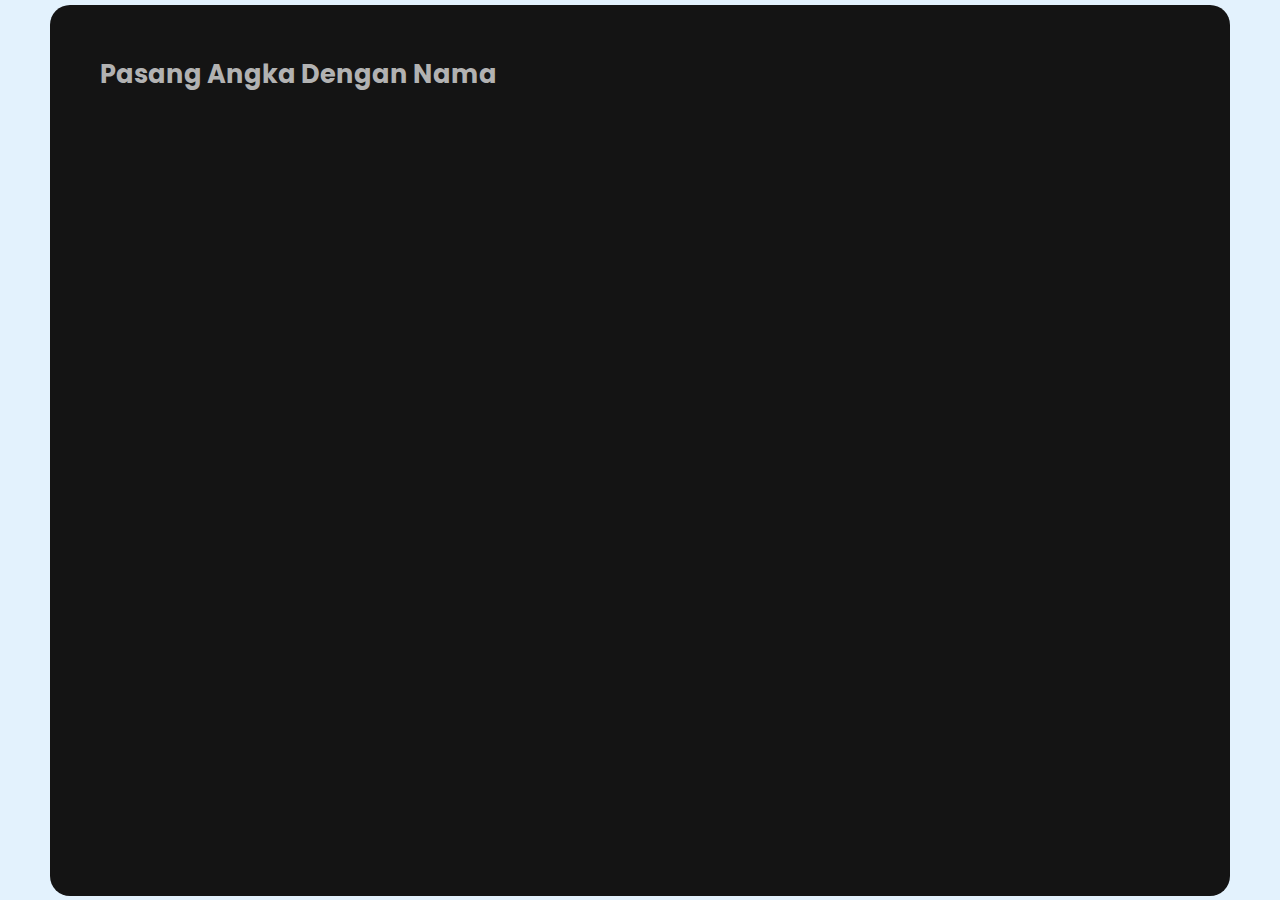
<file: Games/Pasang Angka/index.html>
<!DOCTYPE html>
<html lang="en" dir="ltr">

<head>
  <meta charset="utf-8">
  <title>Pasabg Angka</title>
  <link rel="stylesheet" href="style.css">
  <meta name="viewport" content="width=device-width, initial-scale=1.0">
  <link rel="shortcut icon" href="../../Images/Stuff/kokTahu.png" type="image/x-icon">
</head>

<body>

    <div class="wrapper">
      <header>
        <h2>Pasang Angka Dengan Nama</h2>
      </header>
      <br>
          <iframe style="max-width:100%" src="https://wordwall.net/embed/227f9d78eb5f453d99fc6472634be449?themeId=54&templateId=3&fontStackId=0" width="1080" height="720" frameborder="0" allowfullscreen></iframe>  
    </div>
  </body>
</html>
</file>
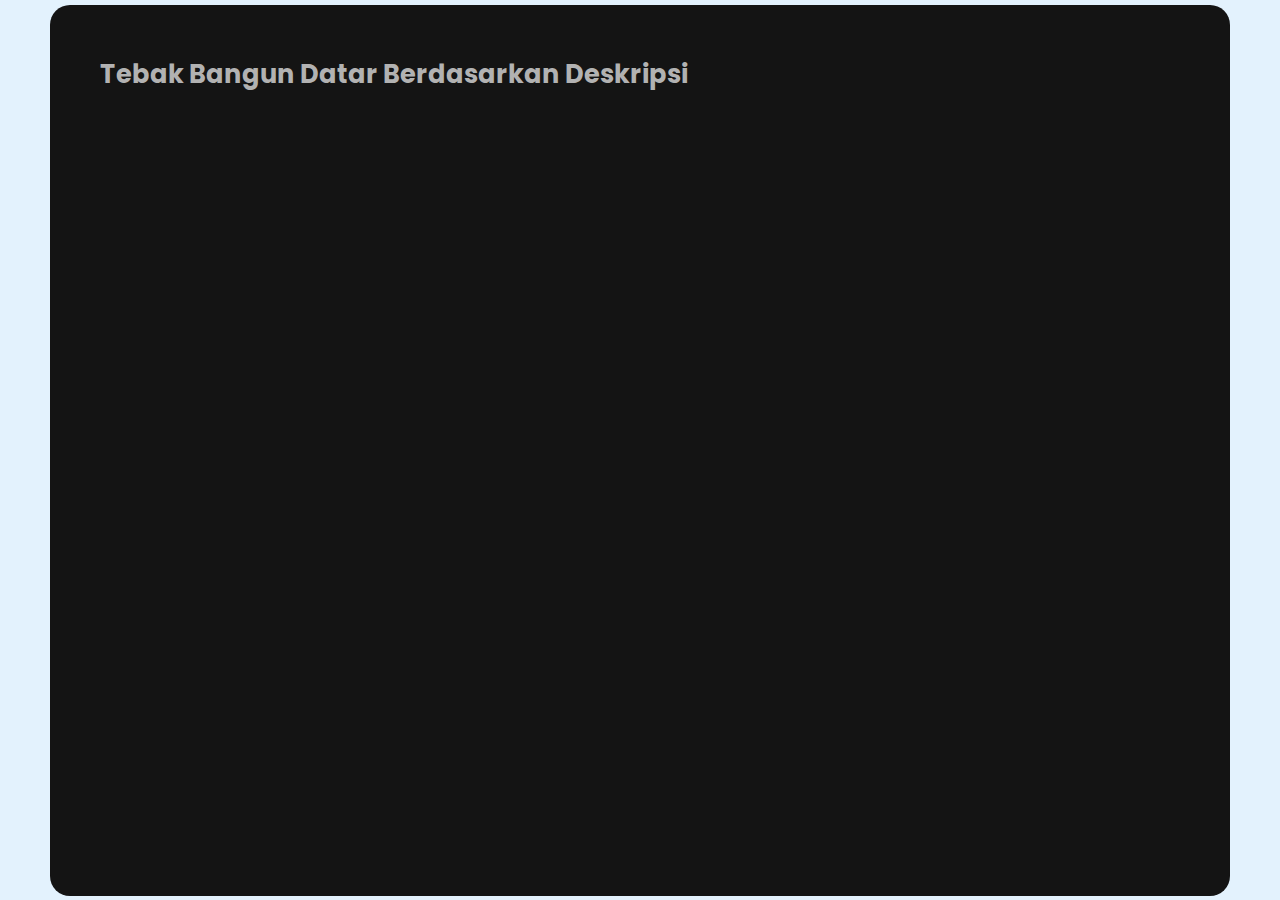
<file: Games/Tebak Bangun datar/index.html>
<!DOCTYPE html>
<html lang="en" dir="ltr">

<head>
  <meta charset="utf-8">
  <title>Bangun Datar</title>
  <link rel="stylesheet" href="style.css">
  <meta name="viewport" content="width=device-width, initial-scale=1.0">
  <link rel="shortcut icon" href="../../Images/Stuff/kokTahu.png" type="image/x-icon">
</head>

<body>

    <div class="wrapper">
      <header>
        <h2>Tebak Bangun Datar Berdasarkan Deskripsi</h2>
      </header>
      <br>
      <iframe style="max-width:100%" src="https://wordwall.net/embed/ade9d3ecb35f4b09b663a724d19e3a45?themeId=21&templateId=30&fontStackId=0" width="1080" height="720" frameborder="0" allowfullscreen></iframe>
    </div>
  </body>
</html>
</file>
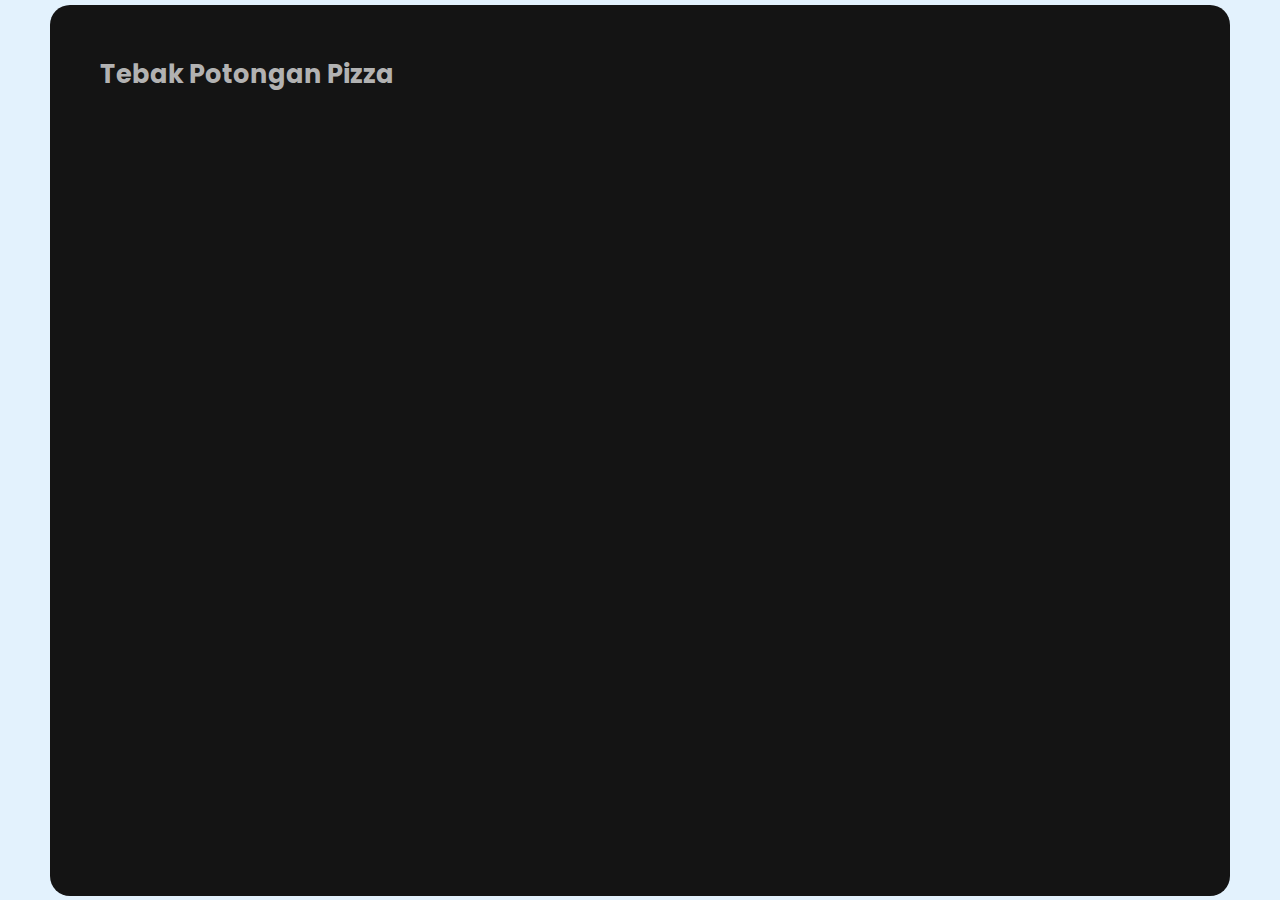
<file: Games/Tebak Potongan Pizza/index.html>
<!DOCTYPE html>
<html lang="en" dir="ltr">

<head>
  <meta charset="utf-8">
  <title>Potongan Pizza</title>
  <link rel="stylesheet" href="style.css">
  <meta name="viewport" content="width=device-width, initial-scale=1.0">
  <link rel="shortcut icon" href="../../Images/Stuff/kokTahu.png" type="image/x-icon">
</head>

<body>

    <div class="wrapper">
      <header>
        <h2>Tebak Potongan Pizza</h2>
      </header>
      <br>
      <iframe style="max-width:100%" src="https://wordwall.net/embed/bdbaf1c1f360449b8babbabc8d750ca7?themeId=6&templateId=69&fontStackId=0" width="1080" height="720" frameborder="0" allowfullscreen></iframe>  
    </div>
  </body>
</html>
</file>
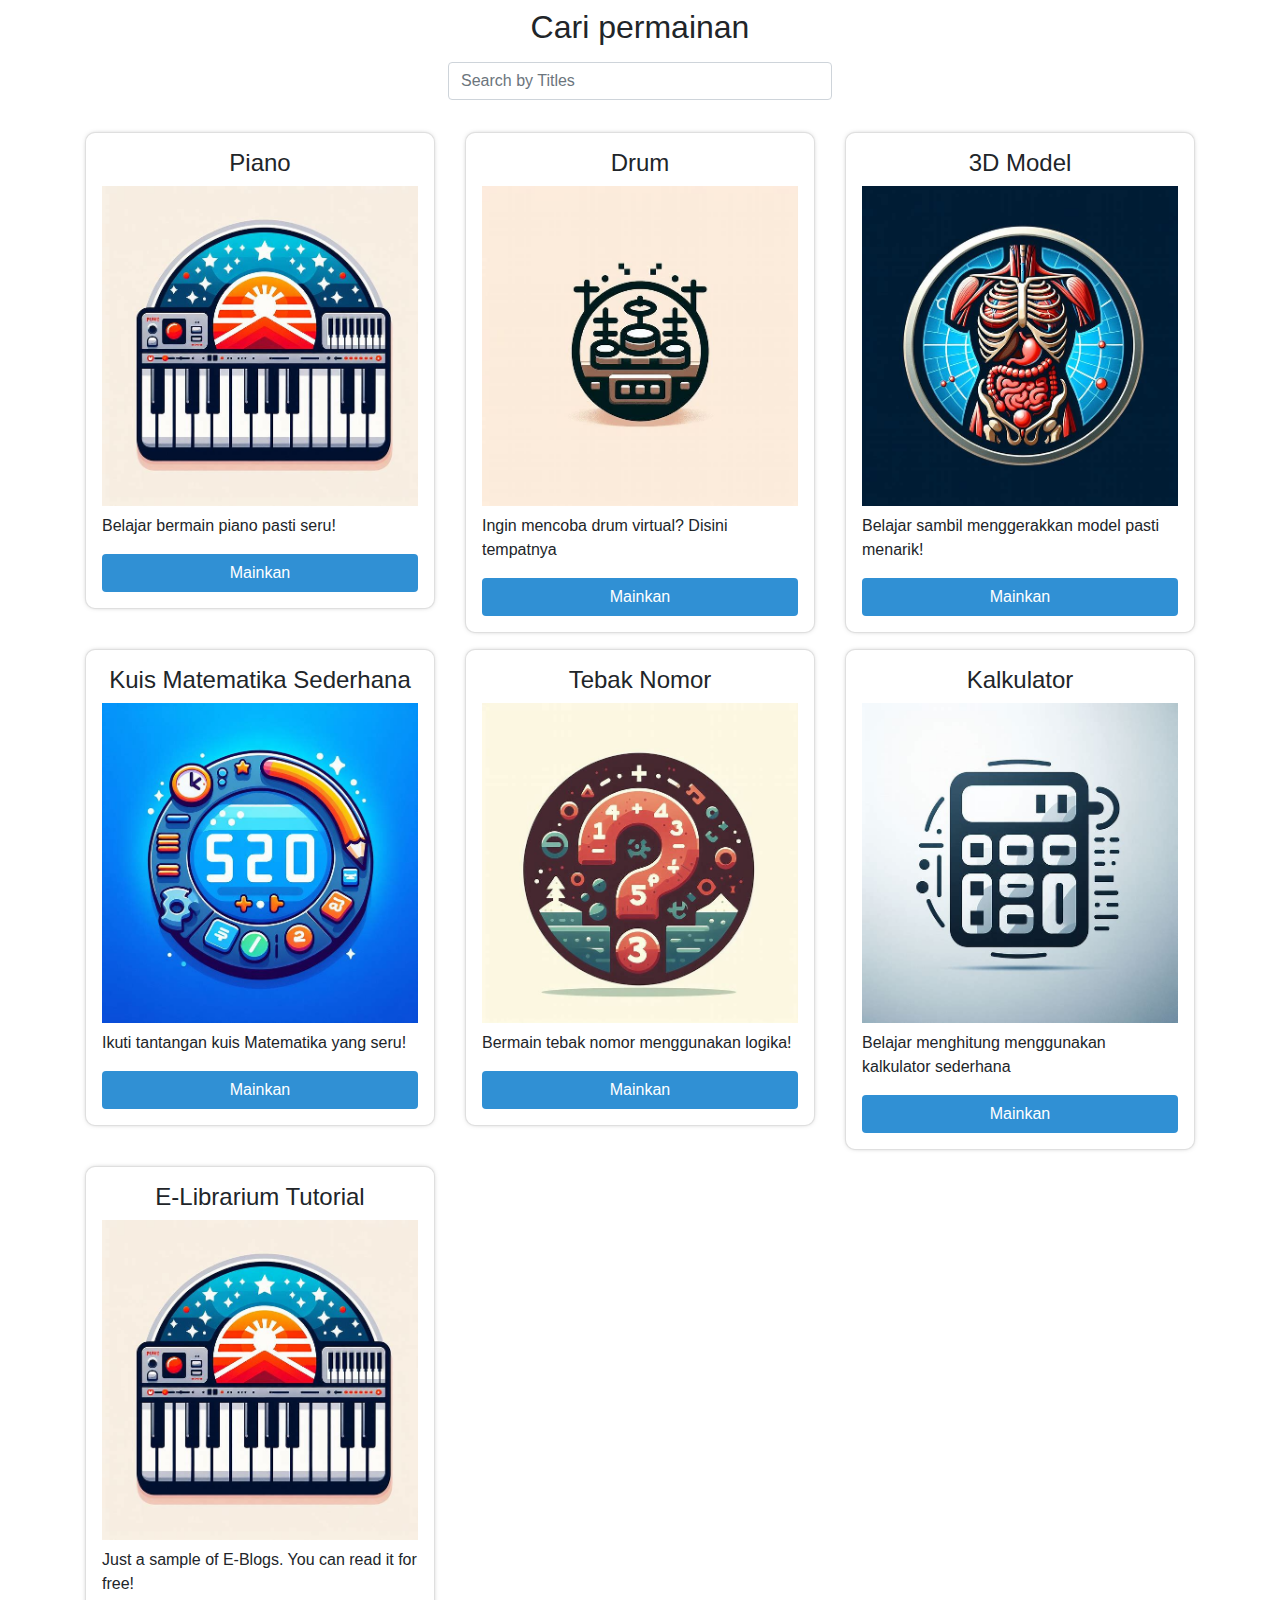
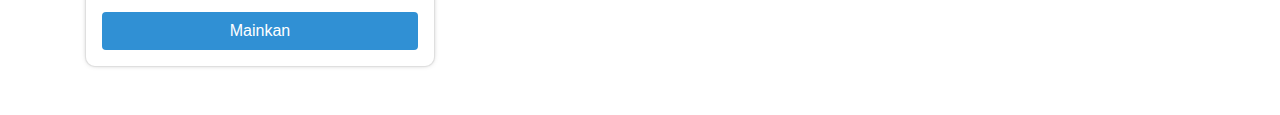
<file: Games/games.html>
<!DOCTYPE html>
<html lang="en">
<head>
    <meta charset="UTF-8">
    <meta http-equiv="X-UA-Compatible" content="IE=edge">
    <meta name="viewport" content="width=device-width, initial-scale=1.0">
    <link rel="shortcut icon" href="../Images/Stuff/kokTahu.png" type="image/x-icon">
    <link rel="stylesheet" href="https://maxcdn.bootstrapcdn.com/bootstrap/4.5.2/css/bootstrap.min.css">
    <link rel="stylesheet" href="style.css">
    <title>Games Collection</title>

</head>

<body>

    <h2 class="text-center mt-2">Cari permainan</h2>

    <input type="text" class="form-control mt-3 mx-auto" id="myinput" placeholder="Search by Titles" style="width:30%;">

    <div class="container mb-5">
        <h3 class="text-danger mt-5 text-center" id="para" style="display: none;">Permainan tidak ketemu!</h3>
        
        <div class="row mt-3" id="card">

        </div>

    </div>

    <script src="script.js"></script>
    
</body>
</html>
</file>
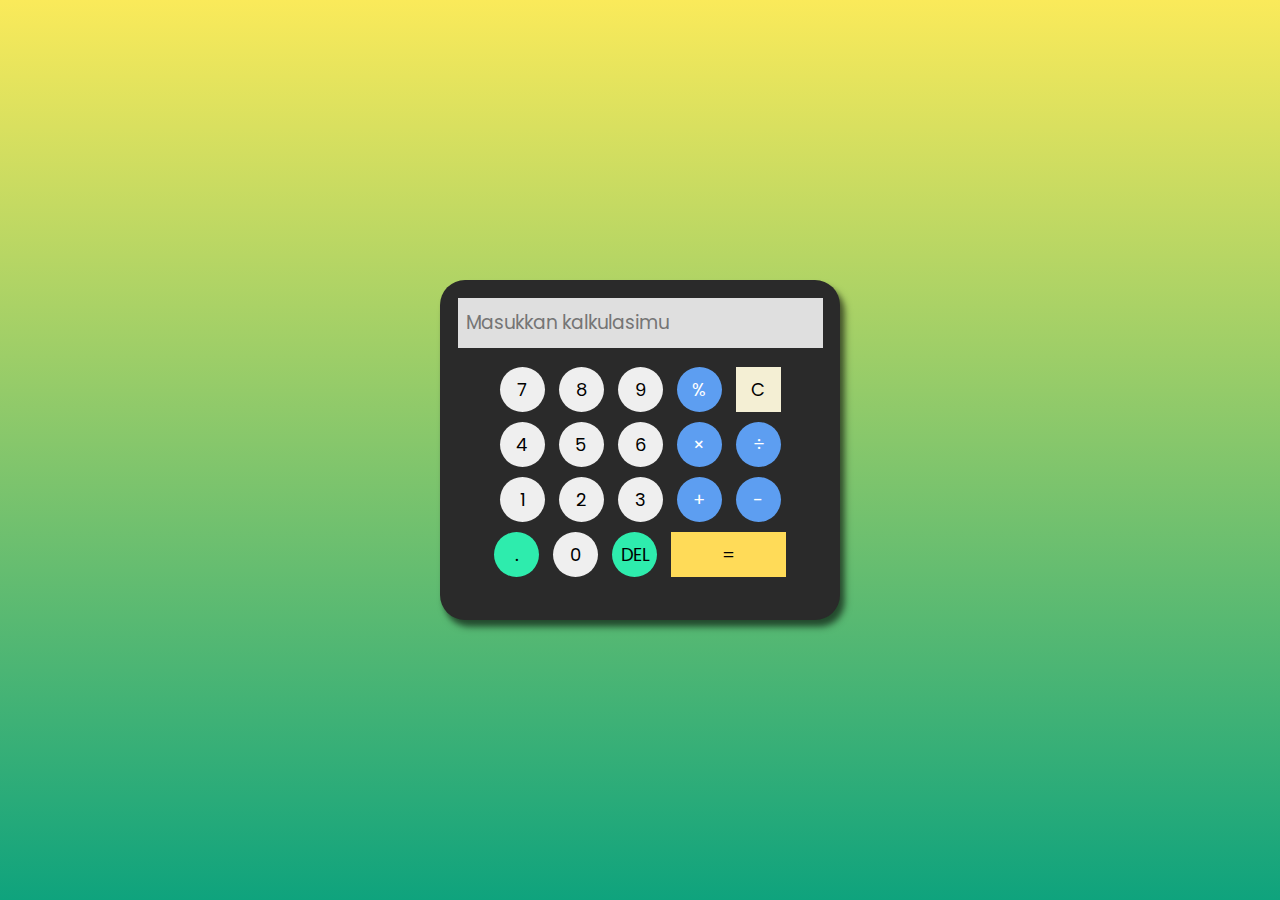
<file: Games/Simple Calculator/SC.html>
<!DOCTYPE html>
<html lang="en">
<head>
    <meta charset="UTF-8">
    <meta http-equiv="X-UA-Compatible" content="IE=edge">
    <meta name="viewport" content="width=device-width, initial-scale=1.0">
    <link rel="shortcut icon" href="../../Images/Stuff/kokTahu.png" type="image/x-icon">
    <script src="https://code.jquery.com/jquery-3.1.1.js"></script>
    <link rel="stylesheet" href="SC.css">
    <script src="SC.js"></script>
    <title>Simple Calculator</title>
</head>
<body>
    <div class="container">
        
        <input type="text" class="board" id="result" placeholder="Masukkan kalkulasimu"/>
        
        <div id="pad">
        
        <div class="set">
        
            <button onclick="display('7')" value="7" class="button" id="normal">7</button>
            <button onclick="display('8')" value="8" class="button" id="normal">8</button>
            <button onclick="display('9')" value="9" class="button" id="normal">9</button>
            <button onclick="display('%')" value="%" class="button" id="operator">%</button>
            <button onclick="clr()" class="button" id="clear">C</button>
        </div>
        
        <div class="set">
            <button onclick="display('4')" value="4" class="button" id="normal">4</button>
            <button onclick="display('5')" value="5" class="button" id="normal">5</button>
            <button onclick="display('6')" value="6" class="button" id="normal">6</button>
            <button onclick="display('*')" value="*" class="button" id="operator">×</button>
            <button onclick="display('/')" value="/" class="button" id="operator">÷</button>
        </div>
        
        <div class="set">
            <button onclick="display('1')" value="1" class="button" id="normal">1</button>
            <button onclick="display('2')" value="2" class="button" id="normal">2</button>
            <button onclick="display('3')" value="3" class="button" id="normal">3</button>
            <button onclick="display('+')" value="+" class="button" id="operator">+</button>
            <button onclick="display('-')" value="-" class="button" id="operator">-</button>
        </div>
        
        <div class="set">
            <button onclick="display('.')" value="." class="button" id="other">.</button>
            <button onclick="display('0')" value="0" class="button" id="normal">0</button>
            <button onclick="del()" id="other" class="button">DEL</button>
            <button id="equal" onclick="solver()" class="button">=</button>
        </div>
        
            </div>
        </div>
</body>
</html>
</file>
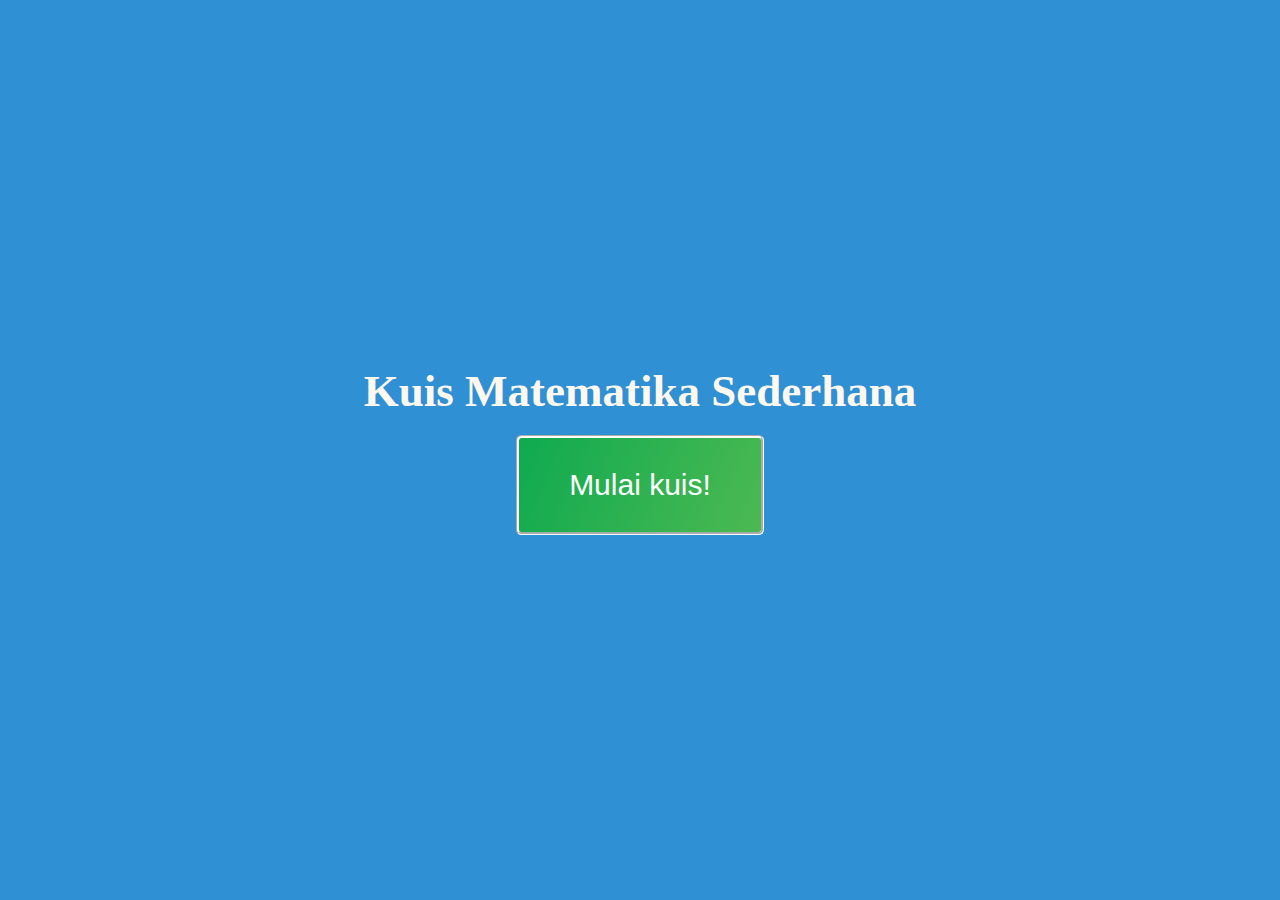
<file: Games/Simple Quiz/SQ.html>
<!DOCTYPE html>
<html lang="en">
<head>
    <meta charset="UTF-8">
    <meta http-equiv="X-UA-Compatible" content="IE=edge">
    <meta name="viewport" content="width=device-width, initial-scale=1.0">
    <title>Simple Math Quiz</title>
    <link rel="shortcut icon" href="../../Images/Stuff/kokTahu.png" type="image/x-icon">
    <link rel="stylesheet" href="SQ.css">
    <script src="SQ.js"></script>
</head>
<body>

    <div id="beginning">

        <h1 id="titleText">Kuis Matematika Sederhana</h1>

        <br>

        <button id="start" onclick="startGame()">
            Mulai kuis!
        </button>

    </div>
    
    <div id="container">
    
        <div class="board">
            <p id="timer">Timer: 30s</p>
            <p id="score">Score: 0</p>
        </div>
        
        <div class="question">
            <div class="num">
                <input id="number1" type="number" disabled>
                </input>
            </div>
            
            <div class="symbol">
                <span id="operators">+</span>
            </div>
            
            <div class="num">
                <input id="number2" type="number" disabled>
                </input>
            </div>
        </div>
        
        <div class="answerbox">     
            <form disabled>
                <input class="answerinputbox" type="text" id="answer" placeholder="Your Answer">
                </input>
            </form>
        </div>
        
        <div class="numpad">
            <table>
                <tr>
                    <td><button class="btn" onclick="display('1')" value="1">1</button></td>
                    <td><button class="btn" onclick="display('2')" value="2">2</button></td>
                    <td><button class="btn" onclick="display('3')" value="3">3</button></td>
                </tr>
                <tr>
                    <td><button class="btn" onclick="display('4')" value="4">4</button></td>
                    <td><button class="btn" onclick="display('5')" value="5">5</button></td>
                    <td><button class="btn" onclick="display('6')" value="6">6</button></td>
                </tr>
                <tr>
                    <td><button class="btn" onclick="display('7')" value="7">7</button></td>
                    <td><button class="btn" onclick="display('8')" value="8">8</button></td>
                    <td><button class="btn" onclick="display('9')" value="9">9</button></td>
                </tr>
                
                <tr>
                    <td>
                    <button class="btn" onclick="display('-')" value="-">-</button>
                    </td>
                    <td><button class="btn" onclick="display('0')" value="0">0</button>
                    </td>
                    <td><button onclick="display('.')" value="." class="btn">.</button>
                    </td>
                </tr>
                
                <tr>
                    <td><button class="btn clear" onclick="clr()">C</button>
                    </td>
                    <td><button onclick="del()" class="btn">DEL</button>
                    </td>
                    <td><button onclick="calculate()" class="btn submit">=</button>
                    </td>
                </tr>
            </table>
            
            <div>
                <h3 id="result"></h3>
            </div>
            
        </div>
        
        
        
        </div>

        <div id="board">
        
            <h1>Score: </h1>
                
            <h1 id="scoreBoard"></h1>
            
            <button id="true" class="scoreButton"></button>
            
            <button id="false" class="scoreButton"></button>

            <br>

            <button id="restart" class="scoreButton" onClick="window.location.reload();">RESET</button>

            <h2 id="caption"></h2>
            
        </div>

</body>
</html>
</file>
<file: Games/Pasang Angka/style.css>
/* Import Google font - Poppins */
@import url('https://fonts.googleapis.com/css2?family=Poppins:wght@400;500;600&display=swap');
* {
  margin: 0;
  padding: 0;
  box-sizing: border-box;
  font-family: 'Poppins', sans-serif;
}
body {
  display: flex;
  align-items: center;
  justify-content: center;
  min-height: 100vh;
  background: #E3F2FD;
}
.wrapper {
  padding: 50px 50px;
  border-radius: 20px;
  background: #141414;
}
.wrapper header {
  display: flex;
  color: #B2B2B2;
  align-items: center;
  justify-content: space-between;
}
header h2 {
  font-size: 1.6rem;
}

/* header .column {
  display: flex;
  align-items: center;
}
header span {
  font-weight: 500;
  margin-right: 15px;
  font-size: 1.19rem;
} */
/* header input {
  outline: none;
  border-radius: 30px;
} */
/* .volume-slider input {
  accent-color: #fff;
}
.keys-checkbox input {
  height: 30px;
  width: 60px;
  cursor: pointer;
  appearance: none;
  position: relative;
  background: #4B4B4B
}
.keys-checkbox input::before {
  content: "";
  position: absolute;
  top: 50%;
  left: 5px;
  width: 20px;
  height: 20px;
  border-radius: 50%;
  background: #8c8c8c;
  transform: translateY(-50%);
  transition: all 0.3s ease;
}
.keys-checkbox input:checked::before {
  left: 35px;
  background: #fff;
}
.piano-keys {
  display: flex;
  list-style: none;
  margin-top: 40px;
}
.piano-keys .key {
  cursor: pointer;
  user-select: none;
  position: relative;
  text-transform: uppercase;
}
.piano-keys .black {
  z-index: 2;
  width: 44px;
  height: 140px;
  margin: 0 -22px 0 -22px;
  border-radius: 0 0 5px 5px;
  background: linear-gradient(#333, #000);
}
.piano-keys .black.active {
  box-shadow: inset -5px -10px 10px rgba(255,255,255,0.1);
  background:linear-gradient(to bottom, #000, #434343);
}
.piano-keys .white {
  height: 230px;
  width: 70px;
  border-radius: 8px;
  border: 1px solid #000;
  background: linear-gradient(#fff 96%, #eee 4%);
}
.piano-keys .white.active {
  box-shadow: inset -5px 5px 20px rgba(0,0,0,0.2);
  background:linear-gradient(to bottom, #fff 0%, #eee 100%);
}
.piano-keys .key span {
  position: absolute;
  bottom: 20px;
  width: 100%;
  color: #A2A2A2;
  font-size: 1.13rem;
  text-align: center;
}
.piano-keys .key.hide span {
  display: none;
}
.piano-keys .black span {
  bottom: 13px;
  color: #888888;
}

@media screen and (max-width: 815px) {
  .wrapper {
    padding: 25px;
  }
  header {
    flex-direction: column;
  }
  header :where(h2, .column) {
    margin-bottom: 13px;
  }
  .volume-slider input {
    max-width: 100px;
  }
  .piano-keys {
    margin-top: 20px;
  }
  .piano-keys .key:where(:nth-child(9), :nth-child(10)) {
    display: none;
  }
  .piano-keys .black {
    height: 100px;
    width: 40px;
    margin: 0 -20px 0 -20px;
  }
  .piano-keys .white {
    height: 180px;
    width: 60px;
  }
}

@media screen and (max-width: 615px) {
  .piano-keys .key:nth-child(13),
  .piano-keys .key:nth-child(14),
  .piano-keys .key:nth-child(15),
  .piano-keys .key:nth-child(16),
  .piano-keys .key :nth-child(17) {
    display: none;
  }
  .piano-keys .white {
    width: 50px;
  }
}  */
</file>
<file: Games/Tebak Bangun datar/style.css>
/* Import Google font - Poppins */
@import url('https://fonts.googleapis.com/css2?family=Poppins:wght@400;500;600&display=swap');
* {
  margin: 0;
  padding: 0;
  box-sizing: border-box;
  font-family: 'Poppins', sans-serif;
}
body {
  display: flex;
  align-items: center;
  justify-content: center;
  min-height: 100vh;
  background: #E3F2FD;
}
.wrapper {
  padding: 50px 50px;
  border-radius: 20px;
  background: #141414;
}
.wrapper header {
  display: flex;
  color: #B2B2B2;
  align-items: center;
  justify-content: space-between;
}
header h2 {
  font-size: 1.6rem;
}

/* header .column {
  display: flex;
  align-items: center;
}
header span {
  font-weight: 500;
  margin-right: 15px;
  font-size: 1.19rem;
} */
/* header input {
  outline: none;
  border-radius: 30px;
} */
/* .volume-slider input {
  accent-color: #fff;
}
.keys-checkbox input {
  height: 30px;
  width: 60px;
  cursor: pointer;
  appearance: none;
  position: relative;
  background: #4B4B4B
}
.keys-checkbox input::before {
  content: "";
  position: absolute;
  top: 50%;
  left: 5px;
  width: 20px;
  height: 20px;
  border-radius: 50%;
  background: #8c8c8c;
  transform: translateY(-50%);
  transition: all 0.3s ease;
}
.keys-checkbox input:checked::before {
  left: 35px;
  background: #fff;
}
.piano-keys {
  display: flex;
  list-style: none;
  margin-top: 40px;
}
.piano-keys .key {
  cursor: pointer;
  user-select: none;
  position: relative;
  text-transform: uppercase;
}
.piano-keys .black {
  z-index: 2;
  width: 44px;
  height: 140px;
  margin: 0 -22px 0 -22px;
  border-radius: 0 0 5px 5px;
  background: linear-gradient(#333, #000);
}
.piano-keys .black.active {
  box-shadow: inset -5px -10px 10px rgba(255,255,255,0.1);
  background:linear-gradient(to bottom, #000, #434343);
}
.piano-keys .white {
  height: 230px;
  width: 70px;
  border-radius: 8px;
  border: 1px solid #000;
  background: linear-gradient(#fff 96%, #eee 4%);
}
.piano-keys .white.active {
  box-shadow: inset -5px 5px 20px rgba(0,0,0,0.2);
  background:linear-gradient(to bottom, #fff 0%, #eee 100%);
}
.piano-keys .key span {
  position: absolute;
  bottom: 20px;
  width: 100%;
  color: #A2A2A2;
  font-size: 1.13rem;
  text-align: center;
}
.piano-keys .key.hide span {
  display: none;
}
.piano-keys .black span {
  bottom: 13px;
  color: #888888;
}

@media screen and (max-width: 815px) {
  .wrapper {
    padding: 25px;
  }
  header {
    flex-direction: column;
  }
  header :where(h2, .column) {
    margin-bottom: 13px;
  }
  .volume-slider input {
    max-width: 100px;
  }
  .piano-keys {
    margin-top: 20px;
  }
  .piano-keys .key:where(:nth-child(9), :nth-child(10)) {
    display: none;
  }
  .piano-keys .black {
    height: 100px;
    width: 40px;
    margin: 0 -20px 0 -20px;
  }
  .piano-keys .white {
    height: 180px;
    width: 60px;
  }
}

@media screen and (max-width: 615px) {
  .piano-keys .key:nth-child(13),
  .piano-keys .key:nth-child(14),
  .piano-keys .key:nth-child(15),
  .piano-keys .key:nth-child(16),
  .piano-keys .key :nth-child(17) {
    display: none;
  }
  .piano-keys .white {
    width: 50px;
  }
}  */
</file>
<file: Games/Tebak Potongan Pizza/style.css>
/* Import Google font - Poppins */
@import url('https://fonts.googleapis.com/css2?family=Poppins:wght@400;500;600&display=swap');
* {
  margin: 0;
  padding: 0;
  box-sizing: border-box;
  font-family: 'Poppins', sans-serif;
}
body {
  display: flex;
  align-items: center;
  justify-content: center;
  min-height: 100vh;
  background: #E3F2FD;
}
.wrapper {
  padding: 50px 50px;
  border-radius: 20px;
  background: #141414;
}
.wrapper header {
  display: flex;
  color: #B2B2B2;
  align-items: center;
  justify-content: space-between;
}
header h2 {
  font-size: 1.6rem;
}

/* header .column {
  display: flex;
  align-items: center;
}
header span {
  font-weight: 500;
  margin-right: 15px;
  font-size: 1.19rem;
} */
/* header input {
  outline: none;
  border-radius: 30px;
} */
/* .volume-slider input {
  accent-color: #fff;
}
.keys-checkbox input {
  height: 30px;
  width: 60px;
  cursor: pointer;
  appearance: none;
  position: relative;
  background: #4B4B4B
}
.keys-checkbox input::before {
  content: "";
  position: absolute;
  top: 50%;
  left: 5px;
  width: 20px;
  height: 20px;
  border-radius: 50%;
  background: #8c8c8c;
  transform: translateY(-50%);
  transition: all 0.3s ease;
}
.keys-checkbox input:checked::before {
  left: 35px;
  background: #fff;
}
.piano-keys {
  display: flex;
  list-style: none;
  margin-top: 40px;
}
.piano-keys .key {
  cursor: pointer;
  user-select: none;
  position: relative;
  text-transform: uppercase;
}
.piano-keys .black {
  z-index: 2;
  width: 44px;
  height: 140px;
  margin: 0 -22px 0 -22px;
  border-radius: 0 0 5px 5px;
  background: linear-gradient(#333, #000);
}
.piano-keys .black.active {
  box-shadow: inset -5px -10px 10px rgba(255,255,255,0.1);
  background:linear-gradient(to bottom, #000, #434343);
}
.piano-keys .white {
  height: 230px;
  width: 70px;
  border-radius: 8px;
  border: 1px solid #000;
  background: linear-gradient(#fff 96%, #eee 4%);
}
.piano-keys .white.active {
  box-shadow: inset -5px 5px 20px rgba(0,0,0,0.2);
  background:linear-gradient(to bottom, #fff 0%, #eee 100%);
}
.piano-keys .key span {
  position: absolute;
  bottom: 20px;
  width: 100%;
  color: #A2A2A2;
  font-size: 1.13rem;
  text-align: center;
}
.piano-keys .key.hide span {
  display: none;
}
.piano-keys .black span {
  bottom: 13px;
  color: #888888;
}

@media screen and (max-width: 815px) {
  .wrapper {
    padding: 25px;
  }
  header {
    flex-direction: column;
  }
  header :where(h2, .column) {
    margin-bottom: 13px;
  }
  .volume-slider input {
    max-width: 100px;
  }
  .piano-keys {
    margin-top: 20px;
  }
  .piano-keys .key:where(:nth-child(9), :nth-child(10)) {
    display: none;
  }
  .piano-keys .black {
    height: 100px;
    width: 40px;
    margin: 0 -20px 0 -20px;
  }
  .piano-keys .white {
    height: 180px;
    width: 60px;
  }
}

@media screen and (max-width: 615px) {
  .piano-keys .key:nth-child(13),
  .piano-keys .key:nth-child(14),
  .piano-keys .key:nth-child(15),
  .piano-keys .key:nth-child(16),
  .piano-keys .key :nth-child(17) {
    display: none;
  }
  .piano-keys .white {
    width: 50px;
  }
}  */
</file>
<file: Games/style.css>
/* Mostly styling using Boostrap */

.card {
    transition: all 0.5s ease-in-out;
    cursor: pointer;
    box-shadow: 0px 0px 6px -4px rgba(0,0,0,0.75);
    border-radius: 10px;
}

.card:hover{
    box-shadow: 0px 0px 51px -36px rgba(0,0,0,1);
}

.btn {
    background-color: #3090d4;
    color: white;
    transition: 350ms ease-in;
}

.btn:hover {
    background-color: #1e74b2;
    color: white;
}
</file>
<file: Games/Simple Calculator/SC.css>
@import url('https://fonts.googleapis.com/css2?family=Poppins:wght@500&display=swap');

* {
     box-sizing:border-box;
     margin:0;
     padding:0;
     font-family:"Poppins", sans-serif;
 }
body {
    background:linear-gradient(#faea5a, #0fa37d);
    min-height:100vh;
    justify-content: center;
    align-items: center;
    text-align:center;
    display:flex;
}
.container {
    background-color:#2a2a2a;
    justify-content: center;
    align-items: center;
    text-align:center;
    display:block;
    position:relative;
    padding:17.5px;
    /*margin-top:17.5px;*/
    height:340px;
    width:400px;
    border-radius:25px;
    box-shadow:5px 7px 7.5px rgba(0,0,0,0.5),3px 5px 5.5px rgba(0,0,0,0.2);
    top:0;
    left:0;
    margin:12px;
}
.board{
    background:#dfdfdf;
    color:111;
    width:100%;
    height:50px;
    font-size:14pt;
    padding:8px;
    border: none;
}
#pad {
    display:block;
    position:relative;
    width:100%;
    height:100%;
    margin:4% 10px 4% 0;
    border-radius:10px;
}
.set {
    display:block;
    position:relative;
    max-width:100%;
}
.button {
    padding:5px;
    margin:5px;
    width:45px;
    height:45px;
    border: none;
    display:inline-block ;
    outline:none;
    transition-duration:175ms;
    position:relative ;
    color:#000;
    font-size:18px;
}
button:active {
    transform:scale(0.75);
}
.right {
    border-right:5px groove #ffdb58;
}
#normal {
    background-color:#efefef;
    border-radius:50%;
}
#equal {
    width:31.5%;
    background-color:#ffdb58;
}
#operator {
    background-color:#5d9ef1;
    color:#fff;
    border-radius:50%;
}
#other {
    background-color:#2eecad;
    border-radius:50%;
}
#clear {
    background-color:#f4efd4;
}

@media (max-width: 353px) {
    .button {
        padding:5px;
        margin:5px;
        width:35px;
        height:35px;
        border: none;
        display:inline-block ;
        outline:none;
        transition-duration:175ms;
        position:relative ;
        color:#000;
        font-size:16px;
    }

    .container {
        height:300px;
    }

    .board{
        background:#dfdfdf;
        color:111;
        width:100%;
        height:50px;
        font-size:12pt;
        padding:8px;
        border: none;
    }
}
</file>
<file: Games/Simple Quiz/SQ.css>
* {
    margin:0;
    padding:0;
    box-sizing:border-box;
}

body {
   /* background: linear-gradient(-125deg, #6252f3, #ff6d6d); */
   background-color: #3090d4;
   justify-content: center;
   align-items: center;
   text-align:center;
   display: flex;
   min-height:100vh;
}

#beginning {
   justify-content: center;
   align-items: center;
   text-align:center;
}

#titleText {
   color:rgb(255, 248, 239);
   text-align: center;
   font-size: 45px;
}

#start {
   padding: 30px 50px;
   background: linear-gradient(-67deg, #4cb952, #0faa50);
   border: 3.5px white groove;
   color:#fff;
   font-size:30px;
   border-radius: 5.5px;
   transition: 1000ms;
}

#start:hover {
   background: linear-gradient(-67deg, #b94c4c, #aa0f0f);
   border: 3.5px #ddd inset;
}

#container{
   border:1px solid white;
   border-radius:10px;
   box-shadow:5px 7px 4.5px rgba(200,200,200,0.5),3px 5px 5.5px rgba(175,175,175,0.2);
   background: linear-gradient(#A6CF98, #f2ffe9);
   justify-content: center;
   align-items: center;
   text-align:center;
   width: 370px;
   padding: 15px 10px;
   display: none;
}

.header{
   text-align:center;
}

.header h1{
   font-size:30px;
   padding-top:10px;
   margin:0px;
}

.header h5{
   padding:0px;
   margin:0px;
   font-size:20px;
}

.answerbox{
   width:100%;
   height:10vh;
   margin-top:20px;
}

.answerbox form{
   width:80%;
   height:90%;
   margin:auto ;
}

.answerinputbox{
   outline:none;
   width:100%;
   height:100%;
   border-radius:10px;
   font-size:30px;
   border:1px solid #dfe4ea;
   box-shadow: 2px 2px 2px 0 #dfe4ea inset, -2px -2px 2px 0 #fff inset;
   text-align:center ;
   background-color:white;
   color: green;
}

.question {
   margin:auto ;
   width:250px;
   height:10vh;
   margin-bottom:5px;
   display:flex;
}

.num input{
   width:100px;
   height:55px;
   border:1px solid #dfe4ea;
   border-radius:10px;
   margin-top:10px;
   font-size:30px;
   text-align:center ;
   background-color: white;
}

.symbol{
   font-size:55px;
   vertical-align:baseline;
}

.symbol span{
   margin: 0 10px;
   vertical-align:baseline;
}

.numpad {
   width:98%;
   margin: auto;
   height:51%;
}

table{
   width:100%;
   height:100%;
   padding:7px;
}

.btn{
   width:80px;
   height:50px;
   border-radius:10px;
   background-color:white;
   border:1px solid lightgray ;
   margin:10px;
   font-size:30px;
}

.btn:hover, .btn:active {
   outline: none;
}

.btn:active {
   transform:scale(0.75);
}

.submit{
   color:green;
}

.clear{
   color:red;
}

.board {
   text-align:left;
   font-weight:450;
   font-size:15px;
   padding: 2px 2px;
}


#board {
   background-color:#fefefe;
   justify-content: center;
   align-items: center;
   text-align:center;
   display:block;
   position:relative;
   padding:17.5px;
   height:auto;
   width:750px;
   border-radius:25px 2px;
   border: groove 3.5px #ddd;
   top:0;
   left:0;
   margin:12px;
   line-height:2;
   display: none;
}

#true {
   background: linear-gradient(-67deg, green, darkgreen);
}

.scoreButton {
   border: none;
   color:#fff;
   font-size:18px;
   margin:20px 0px;
   border-radius: 5.5px;
   padding: 10px 20px;
}

button:hover, button:active {
   outline:none;
}

#false {
   background: linear-gradient(-67deg, red, darkred);
}

#restart {
   background: linear-gradient(-67deg, darkorange, orange);
}

#scoreBoard {
   color: #acacff;
   font-size: 40pt;
}
</file>
